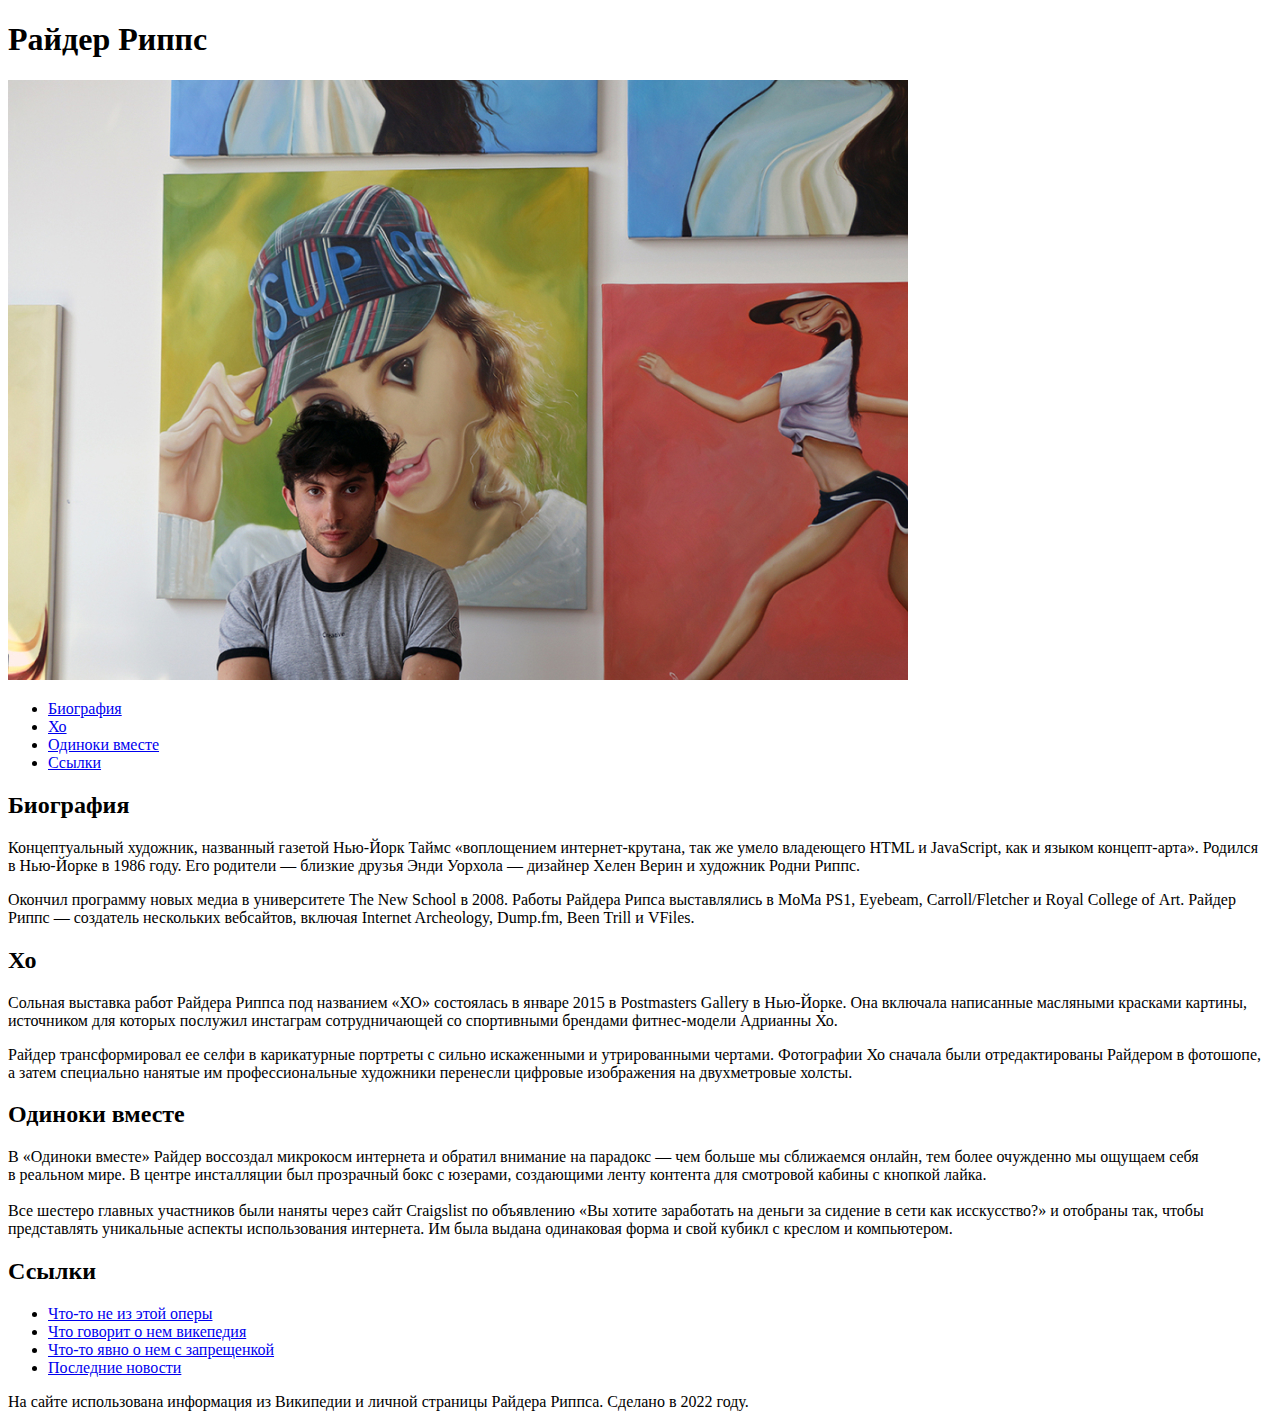
<file: index.html>
<!DOCTYPE html>
<html lang="en">
<head>
    <meta charset="UTF-8">
    <meta http-equiv="X-UA-Compatible" content="IE=edge">
    <meta name="viewport" content="width=device-width, initial-scale=1.0">
    <title>Райдер Риппс</title>
</head>
<body>
    <h1>Райдер Риппс</h1>
    <img src="image-asset 1.jpg" width="900">
    <ul>
        <li><a href="#biography">Биография</a></li>
        <li><a href="#Ho">Хо</a></li>
        <li><a href="#lonely">Одиноки вместе</a></li>
        <li><a href="#link">Ссылки</a></li>
    </ul>
    <h2 id="biography">Биография</h2>
    <p>Концептуальный художник, названный газетой Нью-Йорк Таймс &laquo;воплощением интернет-крутана, так&nbsp;же умело владеющего HTML и&nbsp;JavaScript, как и&nbsp;языком концепт-арта&raquo;. Родился в&nbsp;Нью-Йорке в&nbsp;1986&nbsp;году. Его родители&nbsp;&mdash; близкие друзья Энди Уорхола&nbsp;&mdash; дизайнер Хелен Верин и&nbsp;художник Родни Риппс.</p>
    <p>Окончил программу новых медиа в&nbsp;университете The New School в&nbsp;2008. Работы Райдера Рипса выставлялись в&nbsp;MoMa PS1, Eyebeam, Carroll/Fletcher и&nbsp;Royal College of&nbsp;Art. Райдер Риппс&nbsp;&mdash; создатель нескольких вебсайтов, включая Internet Archeology, Dump.fm, Been Trill и&nbsp;VFiles.</p>
    <h2 id="Ho">Хо</h2>
    <p>Сольная выставка работ Райдера Риппса под названием &laquo;ХО&raquo; состоялась в&nbsp;январе 2015&nbsp;в Postmasters Gallery в&nbsp;Нью-Йорке. Она включала написанные масляными красками картины, источником для которых послужил инстаграм сотрудничающей со&nbsp;спортивными брендами фитнес-модели Адрианны Хо.</p>
    <p>Райдер трансформировал ее&nbsp;селфи в&nbsp;карикатурные портреты с&nbsp;сильно искаженными и&nbsp;утрированными чертами. Фотографии Хо&nbsp;сначала были отредактированы Райдером в&nbsp;фотошопе, а&nbsp;затем специально нанятые им&nbsp;профессиональные художники перенесли цифровые изображения на&nbsp;двухметровые холсты.</p>
    <h2 id="lonely">Одиноки вместе</h2>
    <p>В&nbsp;&laquo;Одиноки вместе&raquo; Райдер воссоздал микрокосм интернета и&nbsp;обратил внимание на&nbsp;парадокс&nbsp;&mdash; чем больше мы&nbsp;сближаемся онлайн, тем более очужденно мы&nbsp;ощущаем себя в&nbsp;реальном мире. В&nbsp;центре инсталляции был прозрачный бокс с&nbsp;юзерами, создающими ленту контента для смотровой кабины с&nbsp;кнопкой лайка.<br><br>
        Все шестеро главных участников были наняты через сайт Craigslist по&nbsp;объявлению &laquo;Вы&nbsp;хотите заработать на&nbsp;деньги за&nbsp;сидение в&nbsp;сети как исскусство?&raquo; и&nbsp;отобраны так, чтобы представлять уникальные аспекты использования интернета. Им&nbsp;была выдана одинаковая форма и&nbsp;свой кубикл с&nbsp;креслом и&nbsp;компьютером.</p>
    <h2 id="link">Ссылки</h2>
    <ul>
        <li><a href="https://reddead.fandom.com/ru/wiki/%D0%9A%D1%80%D0%B8%D0%BF%D0%BF%D1%81" target="_blank">Что-то не из этой оперы</a></li>
        <li><a href="https://en.wikipedia.org/wiki/Ryder_Ripps" target="_blank">Что говорит о нем викепедия</a></li>
        <li><a href="https://ryder-ripps.com/" target="_blank">Что-то явно о нем с запрещенкой</a></li>
        <li><a href="https://imag.one/news/persons/rayder-ripps" target="_blank">Последние новости</a></li>
    </ul>
    <p>На&nbsp;сайте использована информация из&nbsp;Википедии и&nbsp;личной страницы Райдера Риппса. Сделано в&nbsp;2022&nbsp;году.</p>
</body>
</html>
</file>
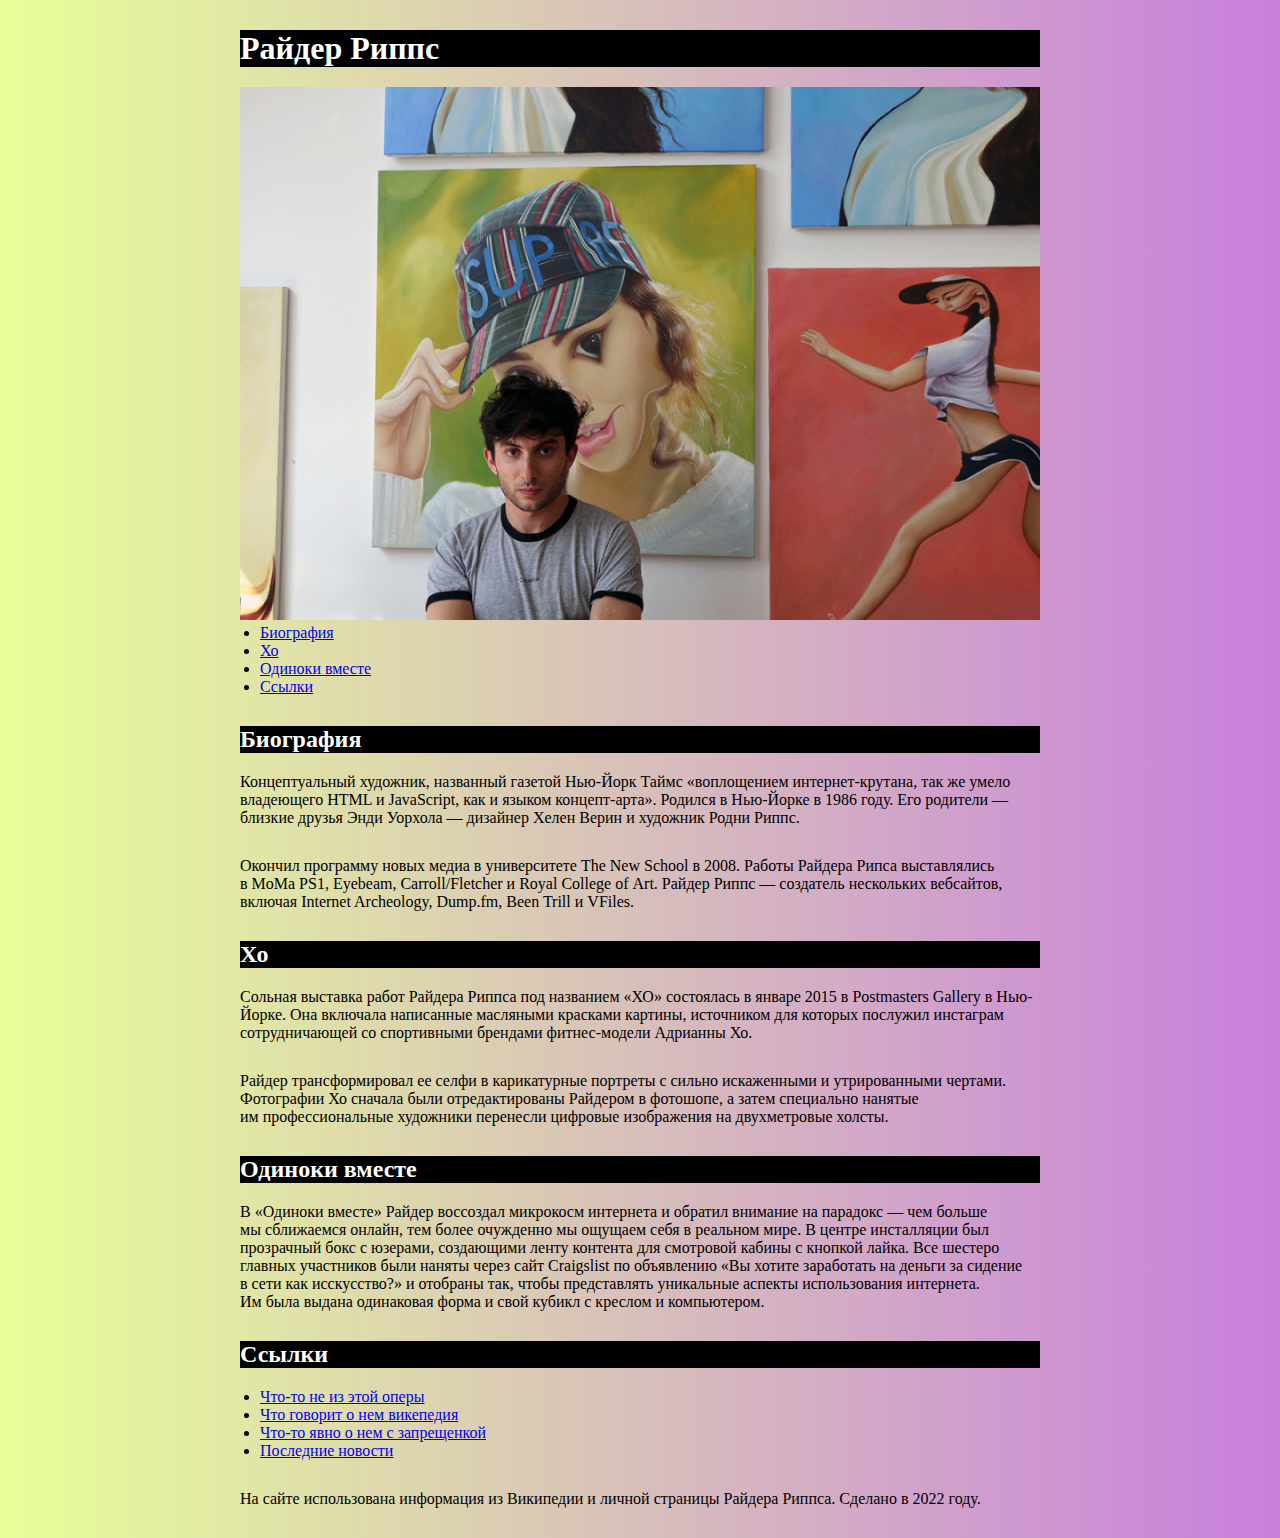
<file: P-1/index.html>
<!DOCTYPE html>
<html lang="en">
<head>
    <meta charset="UTF-8">
    <meta http-equiv="X-UA-Compatible" content="IE=edge">
    <meta name="viewport" content="width=device-width, initial-scale=1.0">
    <title>Райдер Риппс</title>
    <link rel="stylesheet" href="styles.css"/>
</head>
<body>
    <div class="page">
    <h1>Райдер Риппс</h1>
    <img src="image-asset 1.jpg" width="800">
    <ul>
        <li><a href="#biography">Биография</a></li>
        <li><a href="#Ho">Хо</a></li>
        <li><a href="#lonely">Одиноки вместе</a></li>
        <li><a href="#link">Ссылки</a></li>
    </ul>
    <h2 id="biography">Биография</h2>
    <p>Концептуальный художник, названный газетой Нью-Йорк Таймс &laquo;воплощением интернет-крутана, так&nbsp;же умело владеющего HTML и&nbsp;JavaScript, как и&nbsp;языком концепт-арта&raquo;. Родился в&nbsp;Нью-Йорке в&nbsp;1986&nbsp;году. Его родители&nbsp;&mdash; близкие друзья Энди Уорхола&nbsp;&mdash; дизайнер Хелен Верин и&nbsp;художник Родни Риппс.</p>
    <p>Окончил программу новых медиа в&nbsp;университете The New School в&nbsp;2008. Работы Райдера Рипса выставлялись в&nbsp;MoMa PS1, Eyebeam, Carroll/Fletcher и&nbsp;Royal College of&nbsp;Art. Райдер Риппс&nbsp;&mdash; создатель нескольких вебсайтов, включая Internet Archeology, Dump.fm, Been Trill и&nbsp;VFiles.</p>
    <h2 id="Ho">Хо</h2>
    <p>Сольная выставка работ Райдера Риппса под названием &laquo;ХО&raquo; состоялась в&nbsp;январе 2015&nbsp;в Postmasters Gallery в&nbsp;Нью-Йорке. Она включала написанные масляными красками картины, источником для которых послужил инстаграм сотрудничающей со&nbsp;спортивными брендами фитнес-модели Адрианны Хо.</p>
    <p>Райдер трансформировал ее&nbsp;селфи в&nbsp;карикатурные портреты с&nbsp;сильно искаженными и&nbsp;утрированными чертами. Фотографии Хо&nbsp;сначала были отредактированы Райдером в&nbsp;фотошопе, а&nbsp;затем специально нанятые им&nbsp;профессиональные художники перенесли цифровые изображения на&nbsp;двухметровые холсты.</p>
    <h2 id="lonely">Одиноки вместе</h2>
    <p>В&nbsp;&laquo;Одиноки вместе&raquo; Райдер воссоздал микрокосм интернета и&nbsp;обратил внимание на&nbsp;парадокс&nbsp;&mdash; чем больше мы&nbsp;сближаемся онлайн, тем более очужденно мы&nbsp;ощущаем себя в&nbsp;реальном мире. В&nbsp;центре инсталляции был прозрачный бокс с&nbsp;юзерами, создающими ленту контента для смотровой кабины с&nbsp;кнопкой лайка.
        Все шестеро главных участников были наняты через сайт Craigslist по&nbsp;объявлению &laquo;Вы&nbsp;хотите заработать на&nbsp;деньги за&nbsp;сидение в&nbsp;сети как исскусство?&raquo; и&nbsp;отобраны так, чтобы представлять уникальные аспекты использования интернета. Им&nbsp;была выдана одинаковая форма и&nbsp;свой кубикл с&nbsp;креслом и&nbsp;компьютером.</p>
    <h2 id="link">Ссылки</h2>
    <ul>
        <li><a href="https://reddead.fandom.com/ru/wiki/%D0%9A%D1%80%D0%B8%D0%BF%D0%BF%D1%81" target="_blank">Что-то не из этой оперы</a></li>
        <li><a href="https://en.wikipedia.org/wiki/Ryder_Ripps" target="_blank">Что говорит о нем викепедия</a></li>
        <li><a href="https://ryder-ripps.com/" target="_blank">Что-то явно о нем с запрещенкой</a></li>
        <li><a href="https://imag.one/news/persons/rayder-ripps" target="_blank">Последние новости</a></li>
    </ul>
    <p>На&nbsp;сайте использована информация из&nbsp;Википедии и&nbsp;личной страницы Райдера Риппса. Сделано в&nbsp;2022&nbsp;году.</p>
</div>
</body>
</html>
</file>
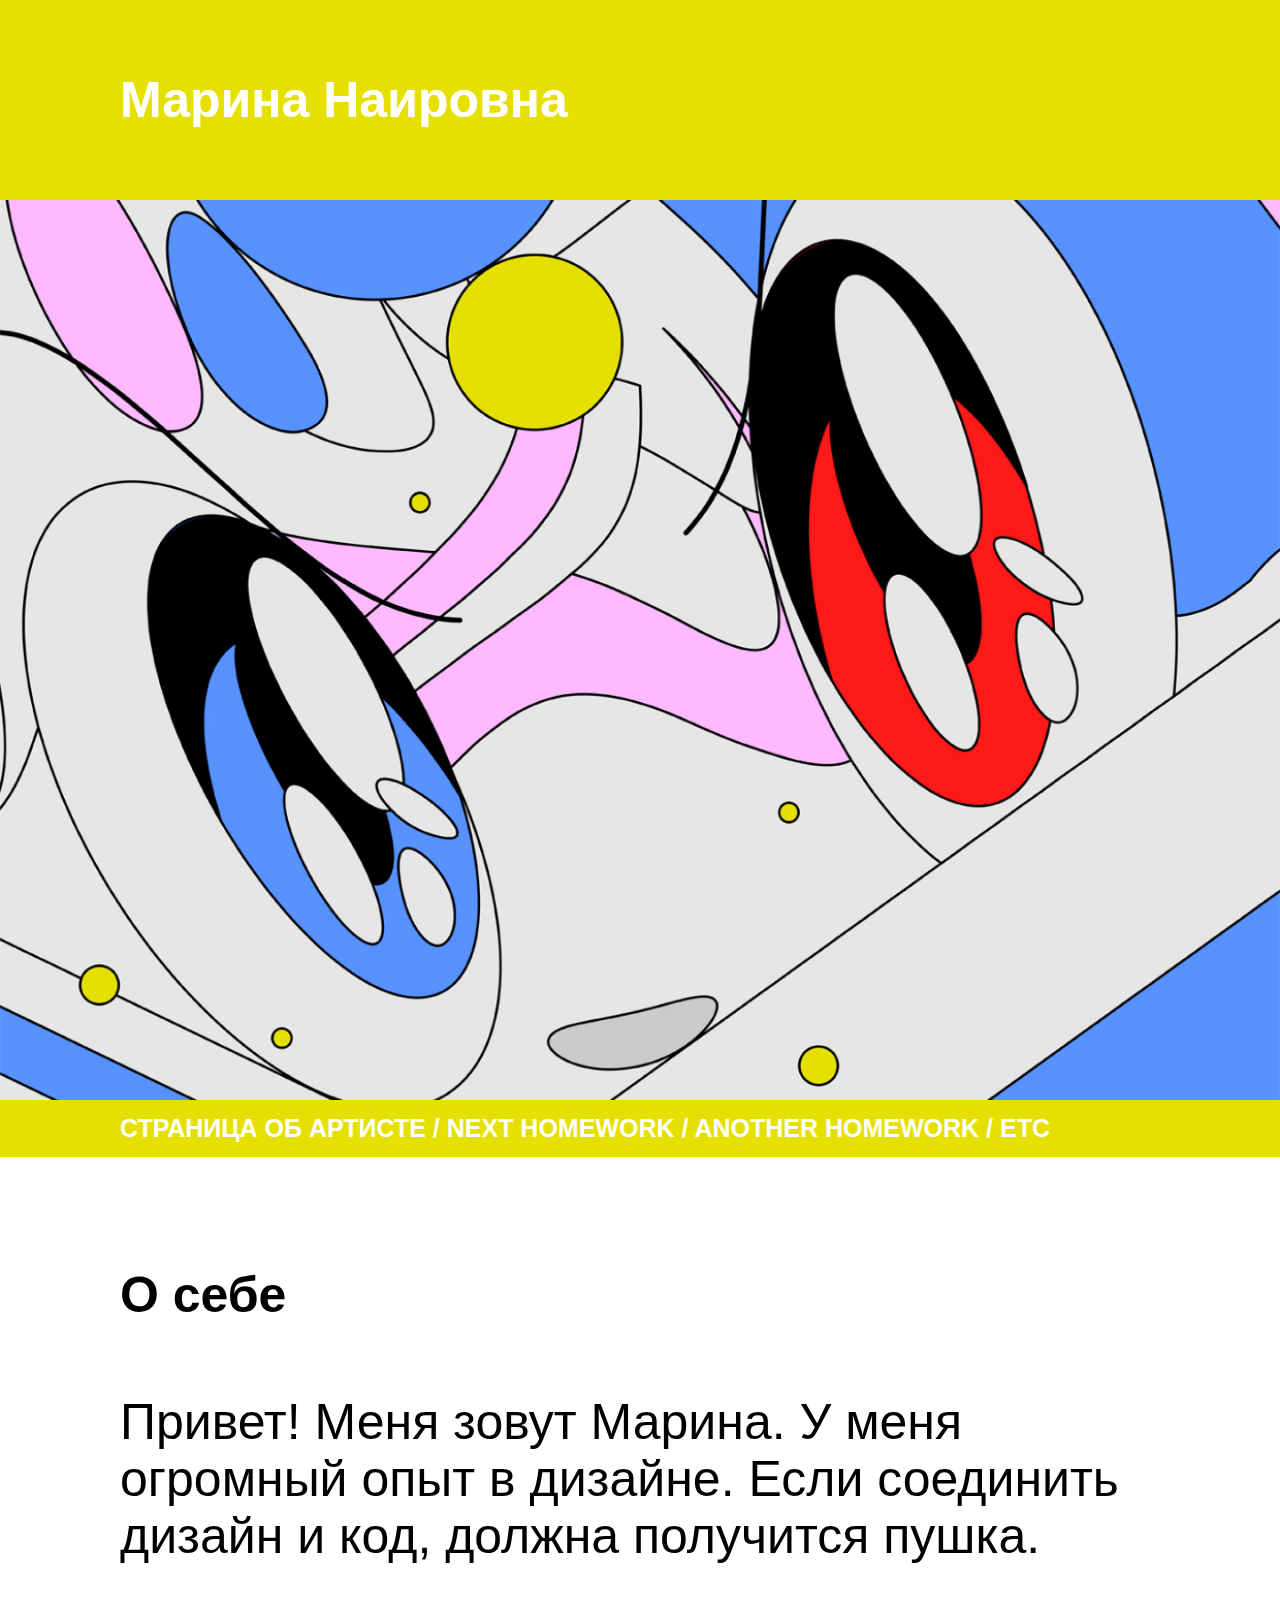
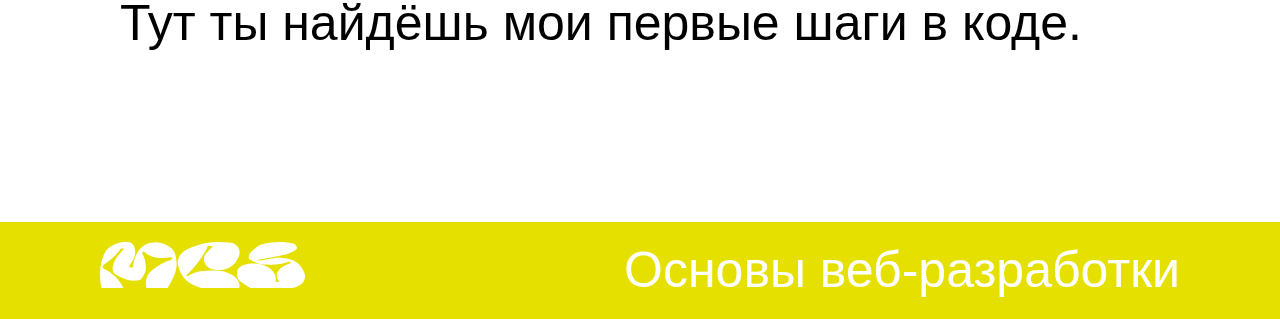
<file: P-2/index.html>
<!DOCTYPE html>
<html lang="en">
<head>
    <meta charset="UTF-8">
    <meta http-equiv="X-UA-Compatible" content="IE=edge">
    <meta name="viewport" content="width=device-width, initial-scale=1.0">
    <title>Home work</title>
    <link rel="stylesheet" href="styles.css">
</head>
<body>
    
<div class="header">
    <h1>Марина Наировна</h1>
</div>
<div class="images">
</div>
<div>
    <h3>
        Страница оБ АРТИСТЕ / NEXT HOMEWORK / ANOTHER HOMEWORK / ETC
    </h3>
</div>
<div class="content-text">
    <h2>
        О себе
    </h2>
    <!-- <p>Лендинг с проектами</p> -->
    <p>
        Привет! Меня зовут Марина. У меня огромный опыт в дизайне. Если соединить дизайн и код, должна получится пушка. 
        </p>
    <p>
        Тут ты найдёшь мои первые шаги в коде.
    </p>
</div>
<div class="footer-cont">
    <div class="footer">
        <div class="">
            <img src="logo.svg"/>
        </div>
        <div>
            <p>Основы веб-разработки</p>
        </div>
    </div>
</div>
</body>
</html>
</file>
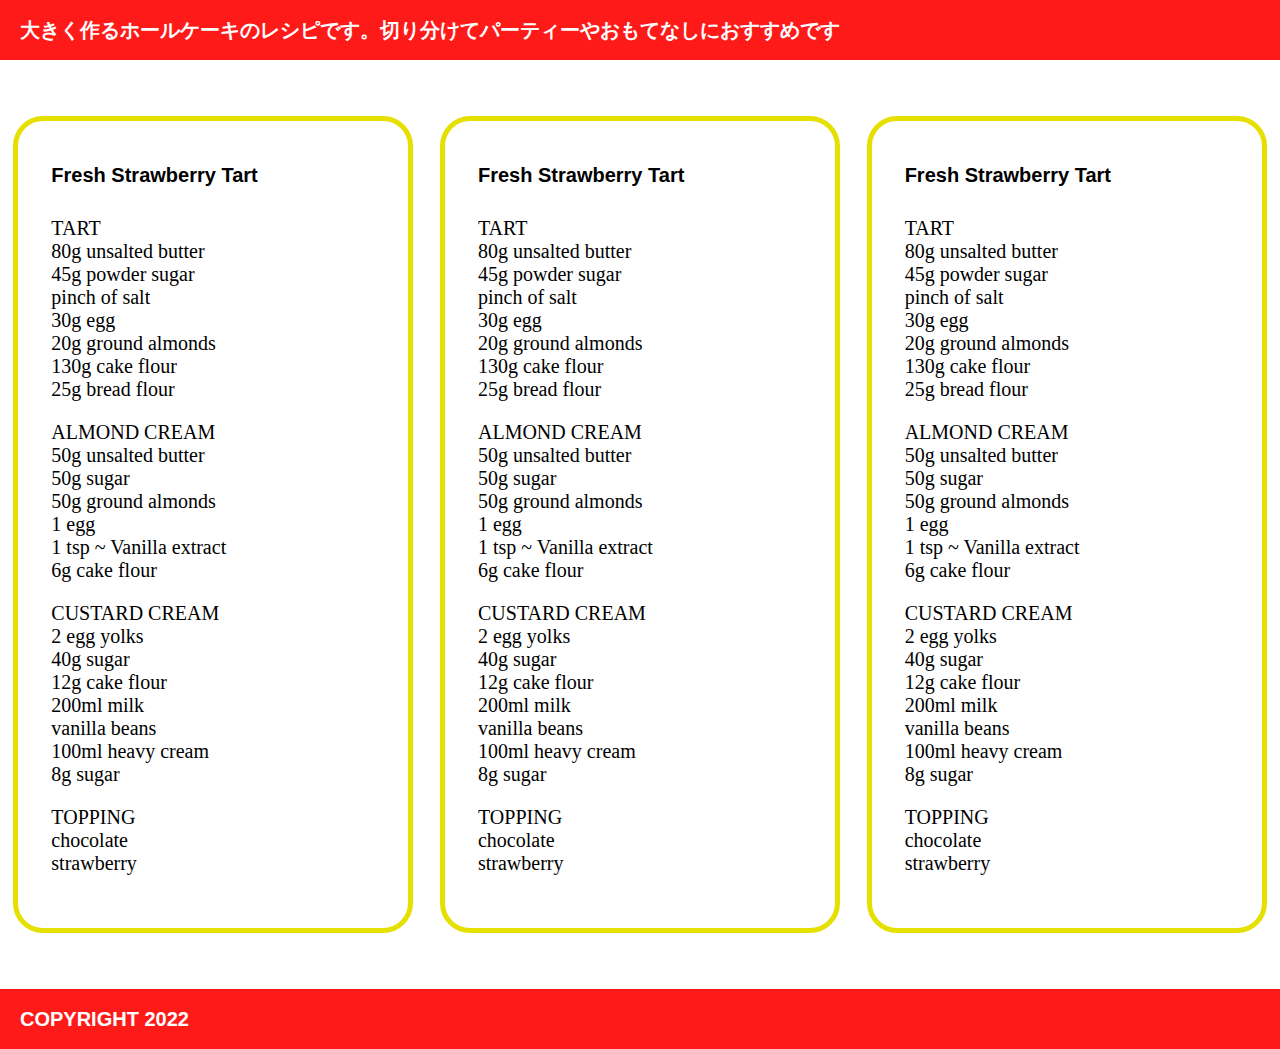
<file: P-4/index.html>
<!DOCTYPE html>
<html lang="en">
<head>
    <meta charset="UTF-8">
    <meta http-equiv="X-UA-Compatible" content="IE=edge">
    <meta name="viewport" content="width=device-width, initial-scale=1.0">
    <title>3 columns</title>
    <link rel="stylesheet" href="styles.css">
</head>
<body>
    <div class="header">
        <h1>大きく作るホールケーキのレシピです。切り分けてパーティーやおもてなしにおすすめです</h1>
    </div>
    <div class="columns">
        <div class="columns-item">
            <h2>Fresh Strawberry Tart</h2>
            <p>TART<br> 
                80g unsalted butter<br> 
                45g powder sugar<br> 
                pinch of salt<br> 
                30g egg<br> 
                20g ground almonds<br> 
                130g cake flour<br> 
                25g bread flour<br> 
            </p>
            <p>    
                ALMOND CREAM<br> 
                50g unsalted butter<br> 
                50g sugar<br> 
                50g ground almonds<br> 
                1 egg<br> 
                1 tsp ~ Vanilla extract<br> 
                6g cake flour<br> 
            </p>  
            <p>
                CUSTARD CREAM<br> 
                2 egg yolks<br> 
                40g sugar<br> 
                12g cake flour<br> 
                200ml milk<br> 
                vanilla beans<br> 
                100ml heavy cream<br> 
                8g sugar<br> 
            </p> 
            <p>  
                TOPPING<br> 
                chocolate<br> 
                strawberry
            </p>
        </div>
        <div class="columns-item">
            <h2>Fresh Strawberry Tart</h2>
            <p>TART<br> 
                80g unsalted butter<br> 
                45g powder sugar<br> 
                pinch of salt<br> 
                30g egg<br> 
                20g ground almonds<br> 
                130g cake flour<br> 
                25g bread flour<br> 
            </p>
            <p>    
                ALMOND CREAM<br> 
                50g unsalted butter<br> 
                50g sugar<br> 
                50g ground almonds<br> 
                1 egg<br> 
                1 tsp ~ Vanilla extract<br> 
                6g cake flour<br> 
            </p>  
            <p>
                CUSTARD CREAM<br> 
                2 egg yolks<br> 
                40g sugar<br> 
                12g cake flour<br> 
                200ml milk<br> 
                vanilla beans<br> 
                100ml heavy cream<br> 
                8g sugar<br> 
            </p> 
            <p>  
                TOPPING<br> 
                chocolate<br> 
                strawberry
            </p>
        </div>
        <div class="columns-item">
            <h2>Fresh Strawberry Tart</h2>
            <p>TART<br> 
                80g unsalted butter<br> 
                45g powder sugar<br> 
                pinch of salt<br> 
                30g egg<br> 
                20g ground almonds<br> 
                130g cake flour<br> 
                25g bread flour<br> 
            </p>
            <p>    
                ALMOND CREAM<br> 
                50g unsalted butter<br> 
                50g sugar<br> 
                50g ground almonds<br> 
                1 egg<br> 
                1 tsp ~ Vanilla extract<br> 
                6g cake flour<br> 
            </p>  
            <p>
                CUSTARD CREAM<br> 
                2 egg yolks<br> 
                40g sugar<br> 
                12g cake flour<br> 
                200ml milk<br> 
                vanilla beans<br> 
                100ml heavy cream<br> 
                8g sugar<br> 
            </p> 
            <p>  
                TOPPING<br> 
                chocolate<br> 
                strawberry
            </p>
        </div>
    </div>
    <div class="footer">
        <h1>COPYRIGHT 2022</h1>
    </div>
</body>
</html>
</file>
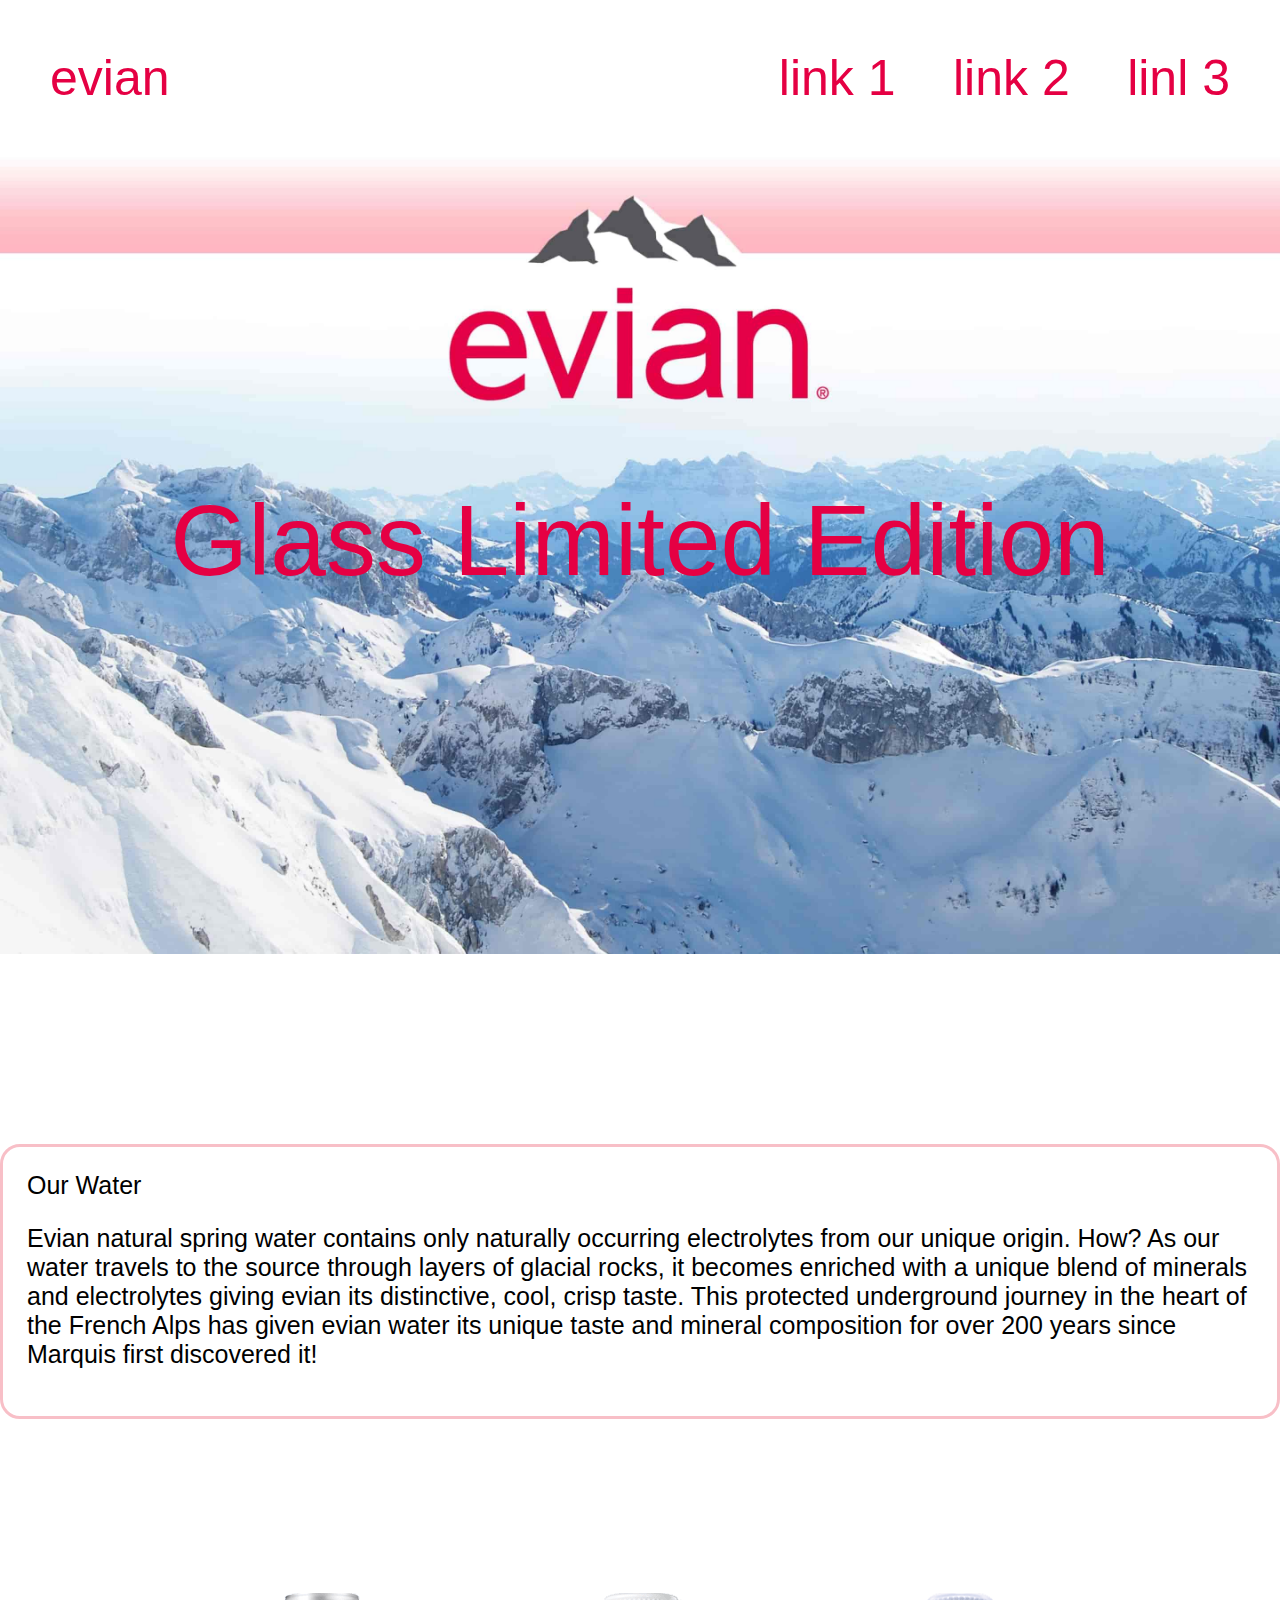
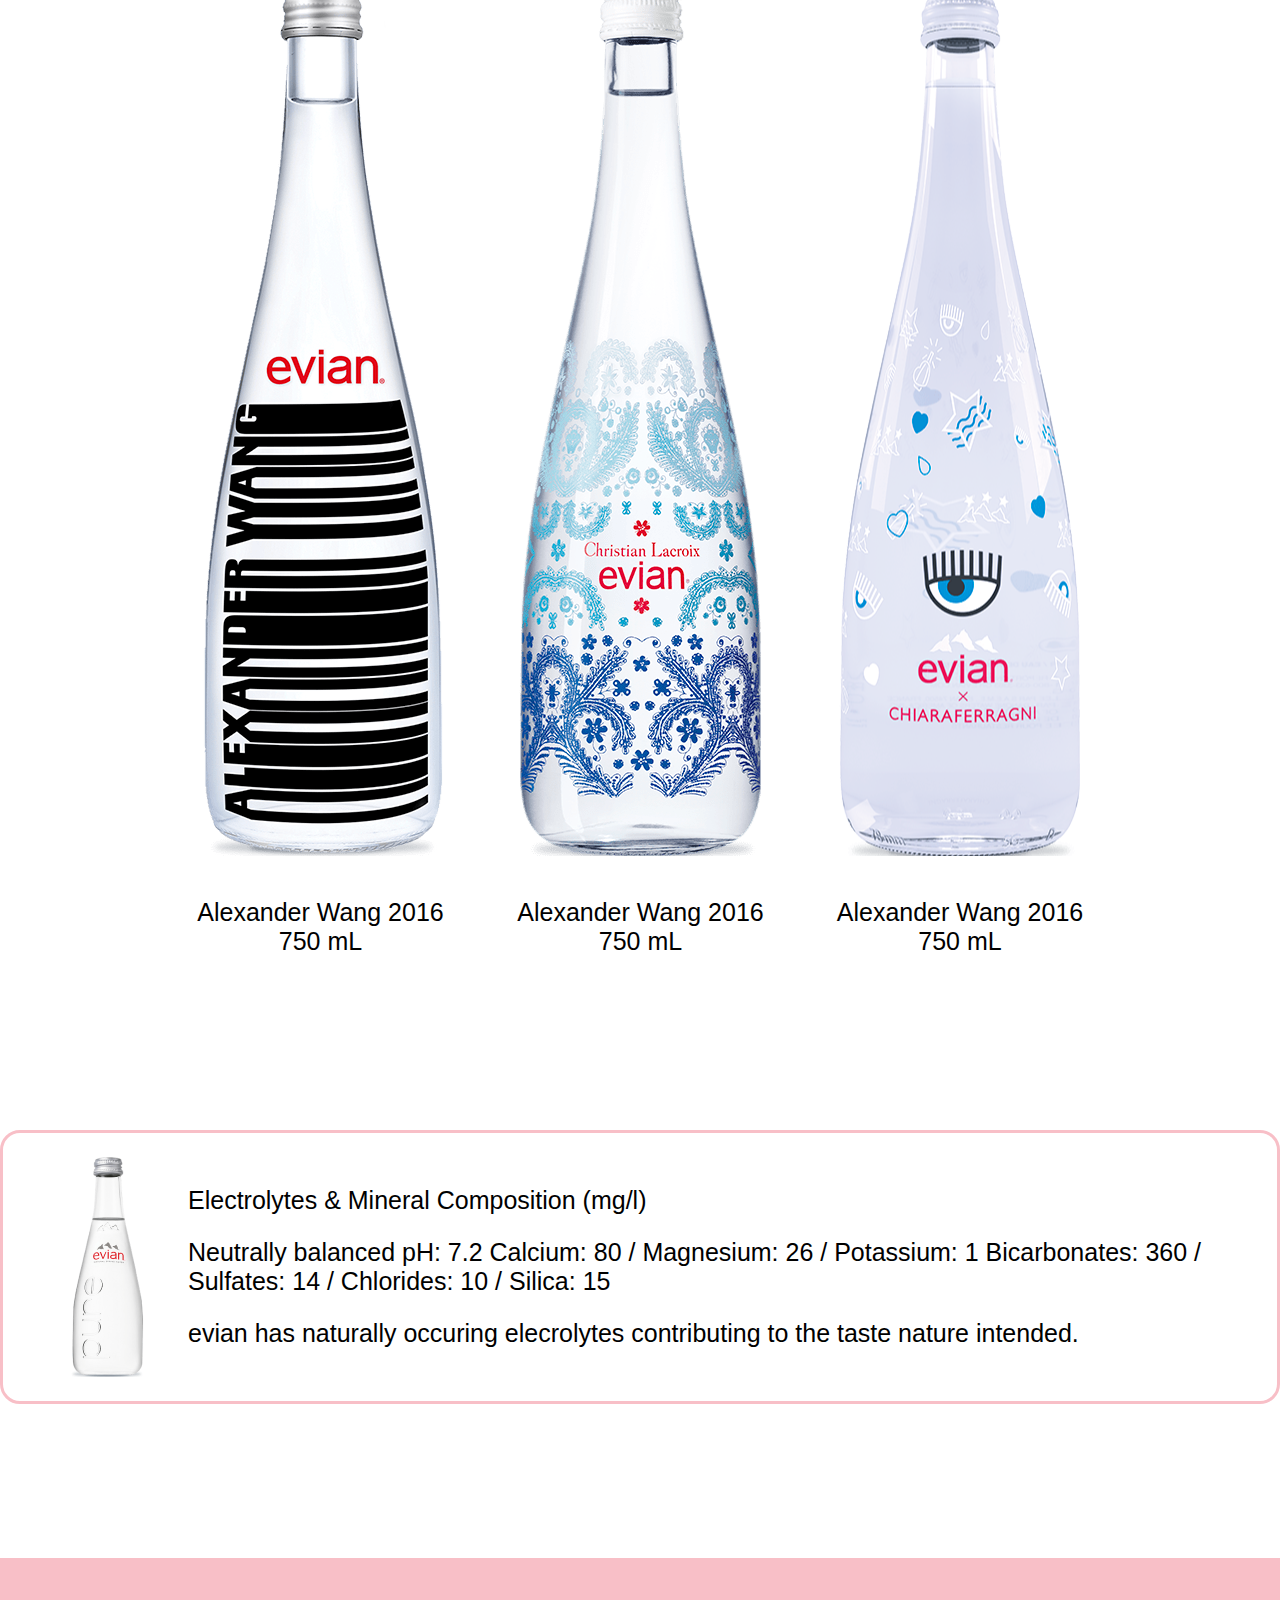
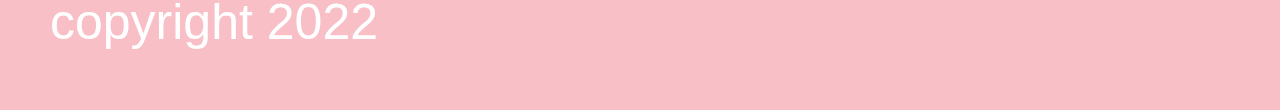
<file: P-5/index.html>
<!DOCTYPE html>
<html lang="en">
<head>
    <meta charset="UTF-8">
    <meta http-equiv="X-UA-Compatible" content="IE=edge">
    <meta name="viewport" content="width=device-width, initial-scale=1.0">
    <title>Project-5</title>
    <link rel="stylesheet" href="styles.css">
</head>
<body>
    <div class="header">
        <div class="Name-comp"><h2>evian</h2></div>
            <ul class="menu">
            <li><a href="#">link 1</a></li>
            <li><a href="#">link 2</a></li>
            <li><a href="#">linl 3</a></li>
         </ul>
    </div>
        
    <div class="images">
        <h1 class="title">Glass Limited Edition</h1>
    </div>
    <div class="description padding-border">
        <h1>Our Water</h1>
        <p>Evian natural spring water 
            contains only naturally occurring 
            electrolytes from our unique origin. 
            How? As our water travels to the source through layers of glacial rocks, 
            it becomes enriched with a unique blend 
            of minerals and electrolytes giving evian 
            its distinctive, cool, crisp taste. This 
            protected underground journey in the heart of the 
            French Alps has given evian water its unique taste and mineral composition 
            for over 200 years since Marquis first discovered it!</p>
    </div>
    <div class="photo-grid-container">
        <div class="photo-item">
            <img src="images/wang.png">
            <h2>Alexander Wang 2016 </br>
                750 mL</h2>
        </div>
        <div class="photo-item"><img src="images/blue.png">
            <h2>Alexander Wang 2016 </br>
                750 mL</h2>
            </div>
        <div class="photo-item"><img src="images/chiara.png">
            <h2>Alexander Wang 2016 </br>
                750 mL</h2>
            </div>
    </div>
    <div class="glass padding-border"><img src="images/glass.png">
            <div class="glass-text"><h2>Electrolytes & Mineral Composition (mg/l)</h2>

             <p>Neutrally balanced pH: 7.2
             Calcium: 80 / Magnesium: 26 / Potassium: 1
             Bicarbonates: 360 / Sulfates: 14 / Chlorides: 10 / Silica: 15</p>
            
             <p>evian has naturally occuring elecrolytes contributing to the taste nature intended.</p>
            </div>
        </div>
    <div class="footer">
        <p>copyright 2022</p>
    </div>
</body>
</html>
</file>
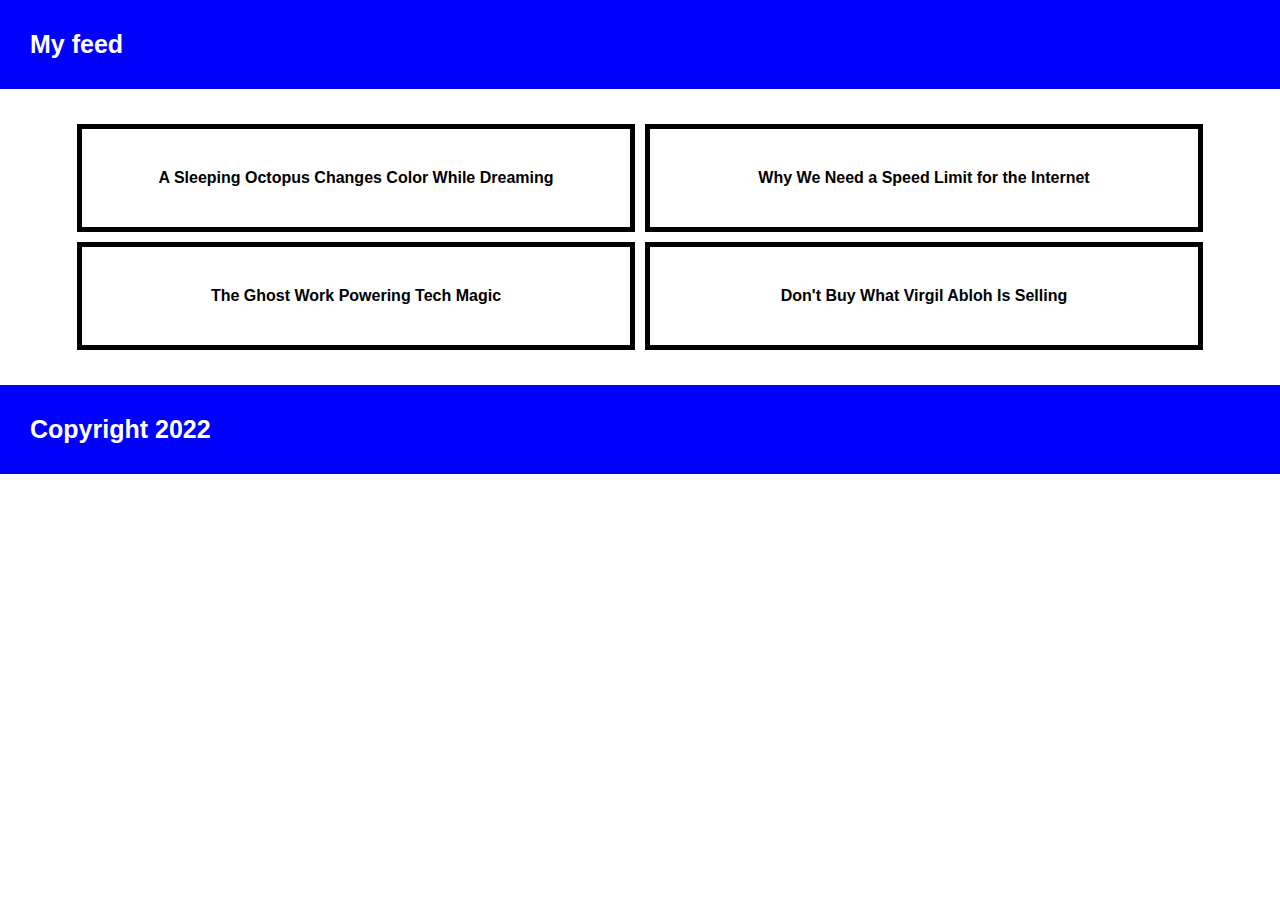
<file: P-6/index.html>
<!DOCTYPE html>
<html lang="en">
<head>
    <meta charset="UTF-8">
    <meta http-equiv="X-UA-Compatible" content="IE=edge">
    <meta name="viewport" content="width=device-width, initial-scale=1.0">
    <link href="styles.css" rel="stylesheet"> 
    <title>Project 6</title>
</head>
<body>
    <div class="header padding">
        <h1 class="text-footer-header">My feed</h1>
    </div>
    <div class="content">
        <div class="cell-1 padding-border">
            <p>A Sleeping Octopus Changes Color While Dreaming</p>
        </div>
        <div class="cell-2 padding-border">
            <p>Why We Need a Speed Limit for the Internet</p>
        </div>
        <div class="cell-3 padding-border">
            <p>
                The Ghost Work Powering Tech Magic</p>
        </div>
        <div class="cell-4 padding-border">
            <p>Don&apos;t Buy What Virgil Abloh Is Selling</p>
        </div>
    </div>
    <div class="footer padding">
        <p class="text-footer-header">Copyright 2022<p>
    </div>
</body>
</html>
</file>
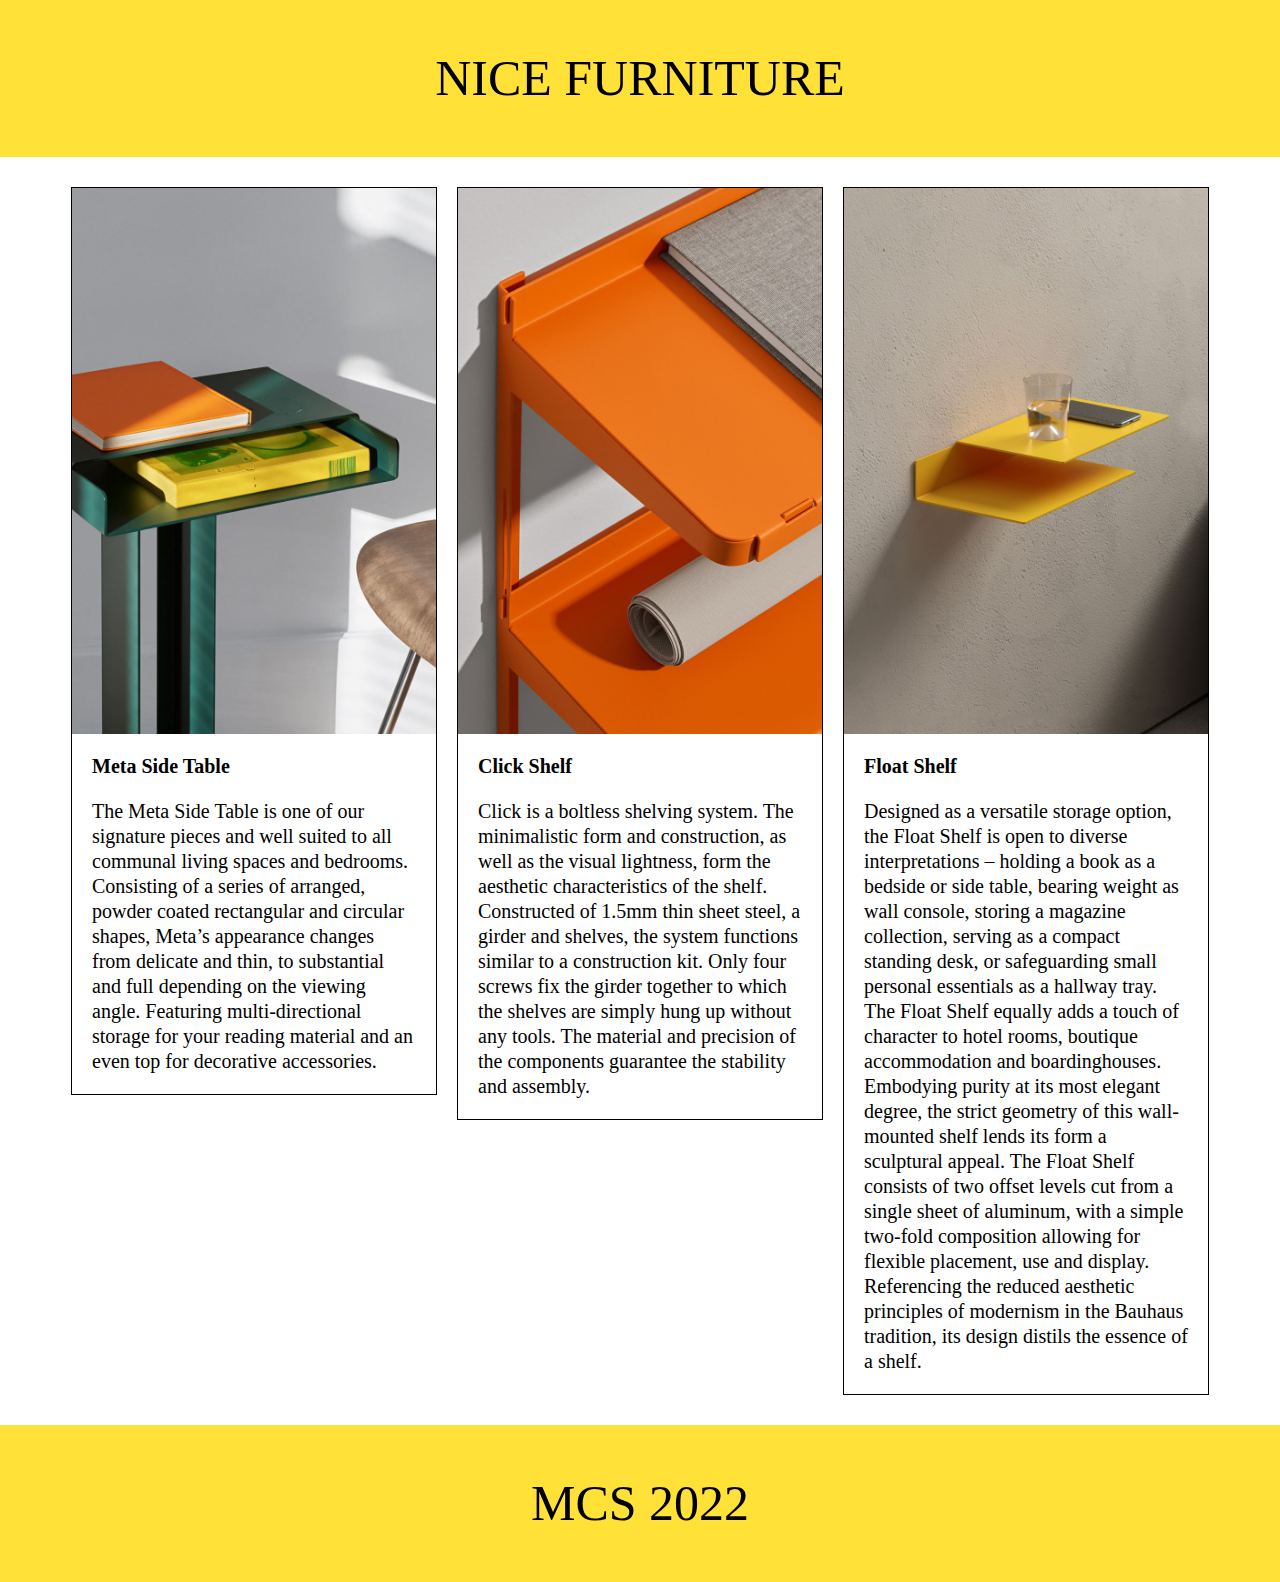
<file: P-7/index.html>
<!DOCTYPE html>
<html lang="en">
<head>
    <meta charset="UTF-8">
    <meta http-equiv="X-UA-Compatible" content="IE=edge">
    <meta name="viewport" content="width=device-width, initial-scale=1.0">
    <link rel="stylesheet" href="styles.css">
    <title>Project-7</title>
</head>
<body>
    <div class="header">
        <p>nice furniture</p>
    </div>
    <div class="content">
        <div class="column padding-border">
            <div class="photo">
                <img src="images/MetaSideTable-1x.png"
                 srcset="images/MetaSideTable.png 2x,
                         images/MetaSideTable-1x.jpg 1x"
                         >
            </div>
            <p>Meta Side Table</p>
            <p>The Meta Side Table is one of our signature pieces and well suited to all communal living spaces and bedrooms. Consisting of a series of arranged, powder coated rectangular and circular shapes, Meta’s appearance changes from delicate and thin, to substantial and full depending on the viewing angle. Featuring multi-directional storage for your reading material and an even top for decorative accessories.</p>
        </div>
        <div class="column padding-border">
            <div class="photo">
                <img src="images/ClickShelf.jpg"
                srcset="images/ClickShelf.jpg 2x,
                        images/ClickShelf-1x.jpg 1x" 
                        >
            </div>
            <p>Click Shelf</p>
            <p>Click is a boltless shelving system. The minimalistic form and construction, as well as the visual lightness, form the aesthetic characteristics of the shelf. Constructed of 1.5mm thin sheet steel, a girder and shelves, the system functions similar to a construction kit. Only four screws fix the girder together to which the shelves are simply hung up without any tools. The material and precision of the components guarantee the stability and assembly.</p>
        </div>
        <div class="column padding-border">
            <div class="photo">
                <img src="images/FloatShelf.jpg"
                srcset="images/FloatShelf.jpg 2x,
                        images/FloatShelf-1x.jpg 1x"
                >
            </div>
            <p>Float Shelf</p>
            <p>Designed as a versatile storage option, the Float Shelf is open to diverse interpretations – holding a book as a bedside or side table, bearing weight as wall console, storing a magazine collection, serving as a compact standing desk, or safeguarding small personal essentials as a hallway tray. The Float Shelf equally adds a touch of character to hotel rooms, boutique accommodation and boardinghouses. Embodying purity at its most elegant degree, the strict geometry of this wall-mounted shelf lends its form a sculptural appeal. The Float Shelf consists of two offset levels cut from a single sheet of aluminum, with a simple two-fold composition allowing for flexible placement, use and display. Referencing the reduced aesthetic principles of modernism in the Bauhaus tradition, its design distils the essence of a shelf.</p>
        </div>
    </div>
    <div class="footer">
        <p>MCS 2022</p>
    </div>
</body>
</html>
</file>
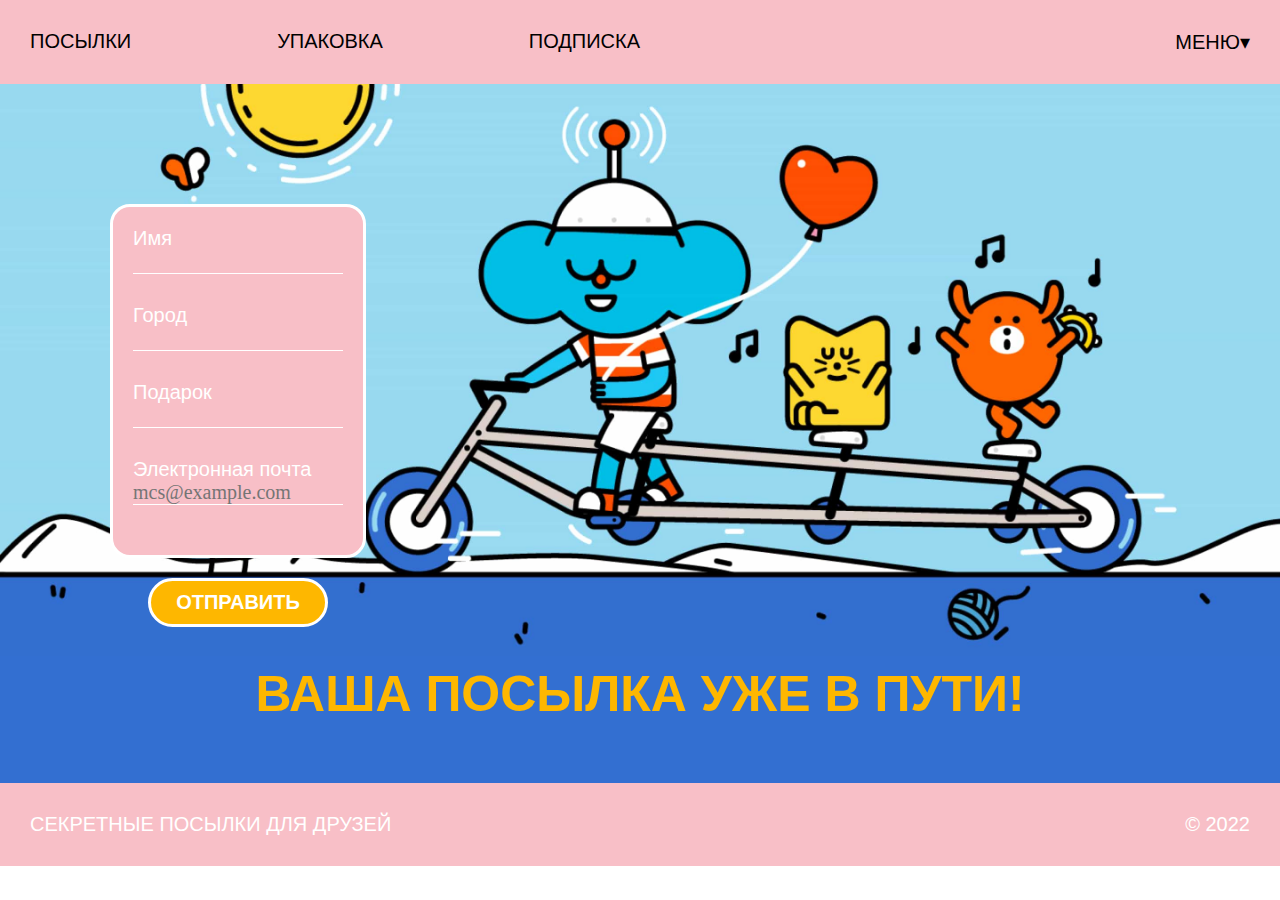
<file: P-8/index.html>
<!DOCTYPE html>
<html lang="en">
<head>
    <meta charset="UTF-8">
    <meta http-equiv="X-UA-Compatible" content="IE=edge">
    <meta name="viewport" content="width=device-width, initial-scale=1.0">
    <link rel="stylesheet" href="styles.css">
    <title>Project-8</title>
</head>
<body>
   
        <header>
             <nav class="menu-nav">
                <ul class="menu-ul">
                    <li><a href="#">ПОСЫЛКИ</a></li>
                    <li><a href="#">УПАКОВКА</a></li>
                    <li><a href="#">ПОДПИСКА</a></li>
                </ul>
            </nav>
            <nav class="dropdown">
            <span>меню▾</span>
            <!-- Тут начинается подменю -->
                <ul class="features-menu">
                    <li><a href="#">ПОСЫЛКИ</a></li>
                    <li><a href="#">УПАКОВКА</a></li>
                    <li><a href="#">ПОДПИСКА</a></li>
                </ul>
            <!-- Тут подменю заканчивается -->
            </nav>
        </header>
        <article>
            <div class="photo">
                <img src="images/background.jpg"
                     srcset="images/background.jpg 2x;
                             images/background-small.jpg 1x"
                > 
             </div>
            <p>ВАША ПОСЫЛКА УЖЕ&nbsp;В&nbsp;ПУТИ!</p>
        <!-- Тут начинается форма -->
       <form action="" method="get" class="speaker-form">
        <div class="decor-form">
            <div class="form-row">
                <label for="full-name">Имя</label>
                <input id="full-name" name="full-name" type="text"/>
            </div>
            <div class="form-row">
                <label for="city">Город</label>
                <input id="city" name="city" type="text"/>
            </div>
            <div class="form-row">
                <label for="gift">Подарок</label>
                <input id="gift" name="gift" type="text"/>
            </div>
            <div class="form-row">
                <label for="email">Электронная почта</label>
                <input id="email"
                 name="email"
                type="email"
                placeholder="mcs@example.com"/>
            </div>
         </div>
            <div class="button form-row">
                <button>Отправить</button>
            </div>
        </form>
        <!-- Тут форма заканчивается -->
        
        </article>
        <footer>
            <p>СЕКРЕТНЫЕ ПОСЫЛКИ ДЛЯ ДРУЗЕЙ</p>
                <p>© 2022</p>
        </footer>
    
</body>
</html>
</file>
<file: P-1/styles.css>
.page {
    width: 800px;
    margin: 0 auto;
}

* {
    margin: 0;
    padding: 0;
    box-sizing: border-box;
  }

h1, h2 {
    color: #fff;
    background-color: black;
    display: block;
    margin-bottom: 20px;
}

p, ul {
    margin-bottom: 30px;
}

ul {
    margin-left: 20px;
}

h1 {
    margin-top: 30px;
}

body {
    background: rgb(244, 154, 208) url(fade.png) 0 0 repeat-y;
    background: -webkit-linear-gradient(right, rgb(231, 255, 152), rgb(200, 127, 221)); 
    background: linear-gradient(to right, rgb(231, 255, 152),rgb(200, 127, 221));
}
</file>
<file: P-2/styles.css>
* {
    margin: 0;
    padding: 0;
    box-sizing: border-box;
}
.header {
    background-color: #E5E000;
    height: 200px;
    width: 100%;
    display: flex;
    align-items: center;
    padding-left: 120px;
}

.content-text {
    margin-left: 120px;
}

h1, h3, h2 {
    font-family: 'Helvetica';
    font-style: normal;
    font-weight: 700;
    font-size: 50px;
    line-height: 57px;
    color: #FFFFFF;
}

h2 {
    font-family: 'Helvetica';
    font-style: normal;
    font-weight: 700;
    font-size: 50px;
    line-height: 57px;
    color: #000000;
    margin-bottom: 70px;
}


h3 {
    font-size: 25px;
    text-transform: uppercase;
    background-color: #E5E000;
    padding-left: 120px;
    margin-bottom: 110px;
}

p {
    font-family: 'Helvetica';
    font-style: normal;
    font-size: 50px;
    line-height: 57px;
}

.content-text p {
    font-weight: 300;
    color: #000000;
    margin-bottom: 30px;
    padding: 0 120px 0 0;
}

.content-text > P:last-of-type {
    margin-bottom: 170px;
}

.images {
    height: 900px;
    background-color: blue;
    background: url(img.jpg) no-repeat;
    background-size: 100% auto;
    background-position: 0 0px;
    
 }

.footer-cont {
    padding: 20px 0;
    color: #fff;
    background-color: #E5E000;
    display: flex;
    justify-content: center;
 }

.footer {
    width: 1080px;
    display: flex;
    justify-content: space-between;
 }

.footer-cont p {
color: #fff;
 }
</file>
<file: P-4/styles.css>
* {
padding: 0;
margin: 0;
box-sizing: border-box;
}

.header, .footer {
    display: flex;
    justify-content: left;
    padding-left: 20px;
    height: 60px;
    align-items: center;
    background: #FE1A19;
}

h1 {
    font-family: 'Helvetica';
    font-style: normal;
    font-weight: 700;
    font-size: 20px;
    line-height: 23px;
    color: #fff;
}

.columns {
    display: flex;
    justify-content: space-around;
}

.columns-item {
    width: 400px;
    padding: 33px;
    border: 5px solid #E5E000;
    border-radius: 30px;
    margin: 56px 0 56px 0;
}

h2 {
    font-family: 'Helvetica';
    font-style: normal;
    font-weight: 700;
    font-size: 20px;
    line-height: 23px; 
}

p {
    font-family: 'Times New Roman';
    font-style: normal;
    font-weight: 400;
    font-size: 20px;
    line-height: 23px;
}

.columns-item h2 {
    margin: 10px 0 30px 0;
}

.columns-item p {
    margin-bottom: 20px;
}
</file>
<file: P-5/styles.css>
* {
    padding: 0;
    margin: 0;
    box-sizing: border-box;
}

body {
    
    font-family: 'Arial Narrow', Arial, sans-serif;
    font-style: normal;
    color: black;
}

/* header */

.header {
    width: 100%;
    padding: 50px;
    display: flex;
    justify-content: space-between;
    position: fixed;
    top: 0;
    left: 0;
    z-index: 2;
    background-color: rgb(255, 255, 255);

}

.header h2, li {
    font-weight: 400;
    font-size: 50px;
    line-height: 57px;
    color: #E50043;
}

.header li {
    list-style: none;
}

.menu > li {
    display: inline;
    margin-right: 53px;
}

.menu > :last-of-type {
    margin-right: 0;
}

a:link, a:visited {
    text-decoration: none;
    color: #E50043;
}

a:hover {
    text-decoration: underline;
}

/* logo+img */

.images {
    height: 860px;
    background: url(images/evian_origins_logo.jpg) no-repeat;
    background-size: 100% auto;
    background-position: 0 0;
    margin-bottom: 174px;
    display: flex;
    justify-content: center;
    align-items: center; 
    margin-top: 110px;
    
}

.images h1 {
    font-style: normal;
    font-weight: 400;
    font-size: 100px;
    line-height: 115px;
    color: #E50043;
}

/*.title {
display: flex;
position: relative;
top: 45%;
}*/

/* description */



.description {
    display: block;
    margin: 0 auto;
    margin-bottom: 154px;
}

.description p, h1 {
    font-size: 25px;
    line-height: 29px;  
    font-weight: 400;
}

.padding-border {
    padding: 24px;
    width: 100%;
    max-width: 1040;
    border: 3px solid #F8BFC7;
    border-radius: 20px;
    box-sizing: border-box;
}

.description h1 {
    margin-bottom: 24px;
}

/* photo */

.photo-grid-container {
    display: flex;
    justify-content: center;
    margin-bottom: 154px;
}

.photo-item {
    display: flex;
    flex-direction: column;
    justify-content: space-around;
    padding: 20px;
}

.photo-item h2 {
    font-size: 25px;
    line-height: 29px;  
    font-weight: 400;
    text-align: center;
}

.photo-item img {
    margin-bottom: 42px;
}

/* photo-border */

.glass {
    display: flex;
    justify-content: space-between;
    margin: 0 auto;
    margin-bottom: 154px;
    align-items: center;
}

.glass img {
    padding: 0 30px 0 30px;
}


.glass-text {
    display: flex;
    flex-direction: column;
}


.glass-text > h2, p {
    font-size: 25px;
    line-height: 29px;  
    font-weight: 400;  
    margin-bottom: 23px;
}


.glass-text > p:last-of-type {
    margin-bottom: 0;
}

/* footer */

.footer {
    display: block;
    width: 100%;
    padding: 50px;
    background-color: #F8BFC7;
}

.footer p {
    font-size: 50px;
    line-height: 29px;  
    font-weight: 400;
    color: #fff;
    align-items: center;
}
</file>
<file: P-6/styles.css>
* {
    margin: 0;
    padding: 0;
    box-sizing: border-box;
}

body {
    font-family: 'Helvetica';
    font-style: normal;
    font-weight: 700;
}

.padding {
    display: block;
    padding: 30px;
    width: 100%;
    background-color: #0000FF;
    box-sizing: border-box;
}

.text-footer-header {
    font-size: 25px;
    line-height: 29px;
    color: #fff;
}


.content {
    display: flex;
    justify-content: center;
    flex-wrap: wrap;
    padding: 30px 20px;
}

.padding-border {
    width: 100%;
    padding: 40px;
    border: 5px solid #000;
    box-sizing: border-box;
    text-align: center;
    margin: 5px;
}

.content > p {
    font-style: normal;
    font-weight: 700;
    font-size: 50px;
    line-height: 57px;
}

/* Макет для десктопа */
@media (min-width: 800px) {
   
    .padding-border {
        width: 45%;
    }
}
</file>
<file: P-7/styles.css>
* {
    margin: 0;
    padding: 0;
    box-sizing: border-box;
}

body {
    font-family: 'Times New Roman';
    font-style: normal;
    font-weight: 400; 
    color: black;   
}

.header, .footer {
    padding: 30px;
    background: #FFE138;
    width: 100%;
    box-sizing: border-box;
    font-size: 30px;
    line-height: 22px;
}

.header > p, .footer > p {
    text-transform: uppercase;
    text-align: center;
}

.content {
    display: flex;
    justify-content: center;
    flex-wrap: wrap;
    padding: 10px 10px;
    align-items: flex-start; 
    /* Классу .content добавить
    align-items: flex-start;, чтобы высота колонки
    зависила от кол-ва контента */
}

.column > p {
    font-size: 20px;
    line-height: 25px;
    padding: 20px 20px 0 20px;
}

.column > p:first-of-type {
    font-size: 20px;
    font-weight: 700;
}

.column > p:last-of-type { 
    margin-bottom: 20px;
}


.padding-border {
    border: 1px solid #000000;
    width: 100%;
    margin: 10px;
}

.photo img {
    width: 100%;
    display: block;
}

/* Макет для десктопа */
@media (min-width: 800px) {
    .padding-border {
        width: 30%;
    }

    .content {
        display: flex;
        justify-content: center;
        flex-wrap: wrap;
        padding: 20px 30px;
    }
    .header, .footer {
        padding: 50px;
        font-size: 50px;
        line-height: 57px;
    }

}
</file>
<file: P-8/styles.css>
* {
    margin: 0;
    padding: 0;
    box-sizing: border-box;
}


body {
    font-family: "Helvetica", "Arial", sans-serif;
}

li {
    list-style: none;
}

a {
    text-decoration: none;
    color: #000000;
}

header, footer {
    background: #F8BFC7;
    padding: 30px;
    width: 100%;
    font-size: 14px;
    text-transform: uppercase;

    display: flex;
    justify-content: space-between;
}

footer {
    color: #fff;
}

article {
    background: #336FD1;
    position: relative;
}

article p {
    color: #FEB700;
    font-weight: 700;
    font-size: 30px;
    line-height: 34px;
    text-align: center;

    padding-bottom: 30px;
    padding-top: 400px;
}

.photo img {
    width: 100%;
    display: block;
  }


.menu-nav {
    width: 100%;
}

.menu-ul {
    display: flex;
    justify-content: space-between;
}

.menu-ul >li {
    display: flex;
}


.menu-ul >li:last-of-type {
    margin-right: 0;
}

/* выпадающее меню */

.dropdown {
    position: relative;
    display: none;
    visibility: hidden;
  }

.dropdown:hover .features-menu {
display: flex;
flex-direction: column;
padding: 10px;
border: 1px solid #fff;
border-radius: 16px;
background: #F8BFC7;

position: absolute;
top: 25px;              
left: -90px; 

z-index: 1;
}


.features-menu li {
    border-bottom: 1px solid #fff;
    padding: 5px;
    margin: 4px;
}

.features-menu li:last-of-type {
    border-bottom: none;
  }

  .dropdown > span {
    z-index: 2;
    position: relative;  /* Это очень важно! */
    cursor: pointer;
  }

  .features-menu {                    
    display: none; /* Добавляем новое правило */
  }
  /* тут выпадающее меню заканчивается */

  /* форма */
.speaker-form {
    width: 80%;

    position: absolute;
    top: 120px;
    left: 31px;
}

.decor-form {
    background-color: #F8BFC7;
    border: 3px solid #fff;
    border-radius: 20px;
    padding: 20px;
    margin-bottom: 20px;
}

.form-row {
    display: flex;
    justify-content: flex-start;
    flex-direction: column;

    color: #fff;
    font-size: 20px;

    margin-bottom: 30px;
    }

button {
    width: 70%;
    padding: 10px;

    margin: 0 auto;

    background-color: #FEB700;
    border: 3px solid #fff;
    border-radius: 30px;

    color: #fff;
    font-weight: 700;
    font-size: 18px;
    line-height: 20px;
    text-transform: uppercase;
}
button:hover {
    background-color: #FF5000;
}
button:active {
    background-color: #FFD930;
    
}

input { outline:none; }

.form-row input[type='text'],
.form-row input[type="email"] {
    background-color: #F8BFC7;
    border-bottom: 1px solid #fff;
    border-left: 0;
    border-right: 0;
    border-top: 0;

    font-family: 'Times New Roman';
    font-size: 20px;
    color: #fff; !important
}

.form-row input[type='text']:invalid,
.form-row input[type="email"]:invalid {
    background-color: #F8BFC7;
    border-bottom: 3px solid #FF5000;
    border-left: 0;
    border-right: 0;
    border-top: 0;
    box-shadow: none;
}
 /* тут форма заканчивается */


/* Макет для десктопа */
@media (min-width: 800px) {

    header, footer {
        font-size: 20px;
    }

    .dropdown {
        display: block;
        visibility: visible;
    }

   /* .menu-1 {
        display: block;
        visibility: visible;
    }
    */

    .menu-nav {
        width: 50%;
    }

    .menu-ul > li {
        display: inline;
        margin-right: 32px;
    }

    .menu-ul >li:last-of-type {
        margin-right: 0;
    }

    article p {
        font-weight: 700;
        font-size: 50px;
        line-height: 57px;

        padding-bottom: 60px;
        padding-top: 10px;
    }


/* форма */
.speaker-form {
    width: 20%;

    top: 120px;
    left: 110px;
}

button {
    font-weight: 700;
    font-size: 20px;
    line-height: 23px; 
}

}
</file>
